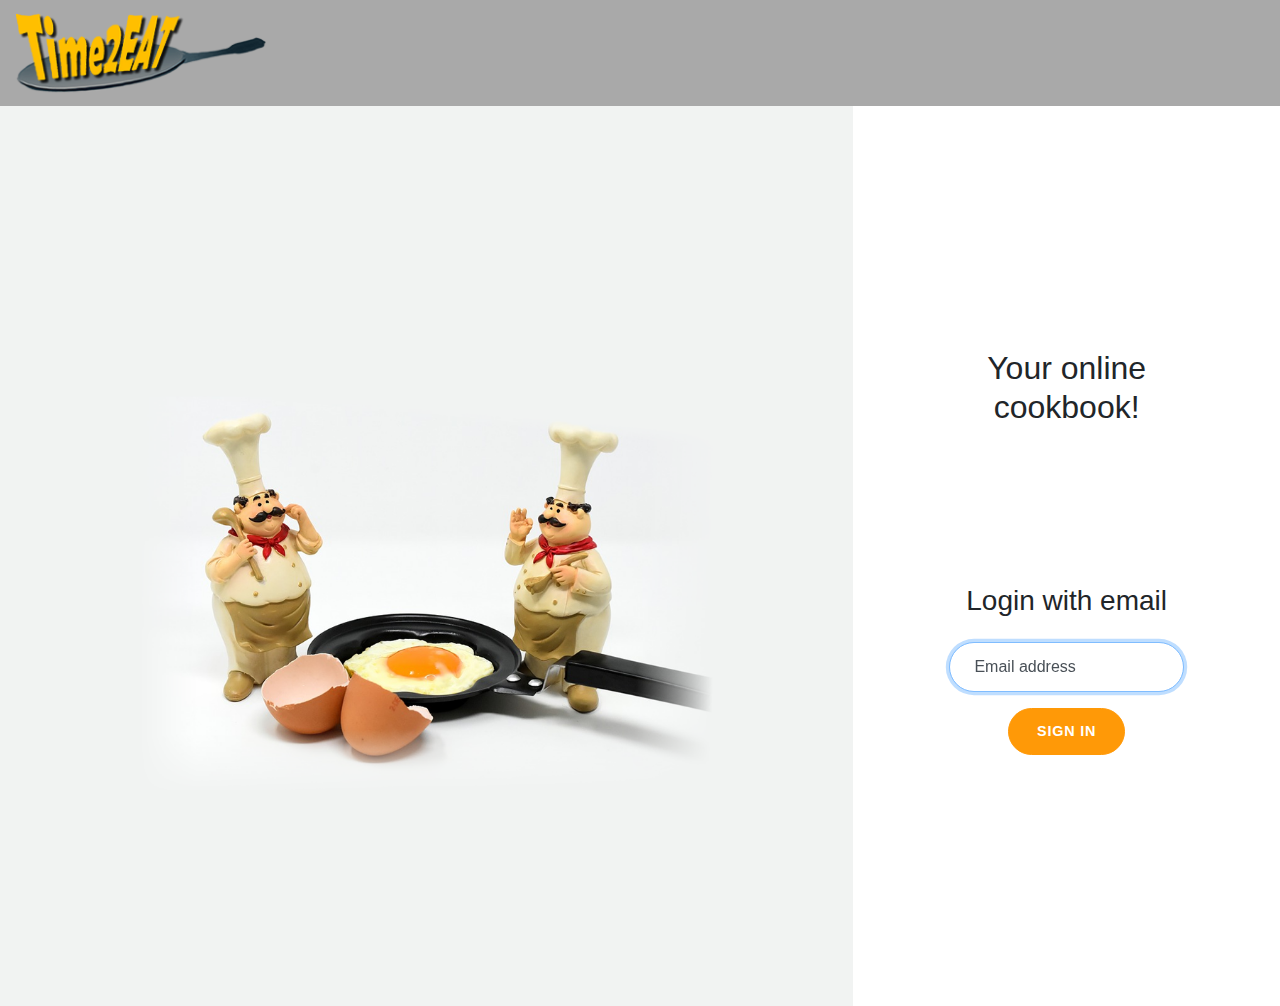
<file: index.html>
<!--https://startbootstrap.com/snippets/sign-in-split/      Built with Bootstrap 4.3.1-->

<!DOCTYPE html>
<html lang="en">

<head>
  <meta charset="UTF-8">
  <meta name="viewport" content="width=device-width, initial-scale=1.0">
  <meta http-equiv="X-UA-Compatible" content="ie=edge">
  <link rel="stylesheet" href="static/css/Bootstrap.min.css" type="text/css" />
  <link rel="stylesheet" href="static/css/startbootstrap.css" type="text/css" />
  <link rel="stylesheet" href="static/css/styles.css" type="text/css" />

  <title>Document</title>
</head>

<body>
  <nav class="navbar navbar-light bg-light">
        <a class="navbar-brand" href="home.html">
        <img src="static/img/logo2.png" width="250"  alt="time2eat logo">
        </a>
  </nav>
  
 

  <div class="container-fluid">
    <div class="row no-gutter">
      <div class="d-none d-md-flex col-md-8 bg-image-login"></div>
      <div class="col-md-4 bg-side-login">
        <div class="login d-flex align-items-center py-5">
          
         
          <div class="container-fluid">
            <div class="row sentence">
               <div class="col-md-9 col-lg-8 mx-auto">
               <h2 class="text-center">Your online cookbook!</h2>
            </div>
            </div>
            <div class="row">
              <div class="col-md-9 col-lg-8 mx-auto">
                <h3 class="login-heading mb-4 text-center">Login with email</h3>
                <form>
                  <div class="form-label-group">
                    <input type="email" id="inputEmail" class="form-control" placeholder="Email address" required autofocus>
                    <label for="inputEmail">Email address</label>
                  </div>
                  <button class="btn btn-lg btn-primary btn-block btn-login text-uppercase font-weight-bold mb-2 login-button" type="submit">Sign in</button>
                </form>
              </div>
            </div>
          </div>
        </div>
      </div>
    </div>
  </div>

  <script type="text/javascript" src="static/js/jquery.slim.js"></script>
  <script type="text/javascript" src="static/js/bootstrap.bundle.min.js"></script>


</body>

</html>
</file>
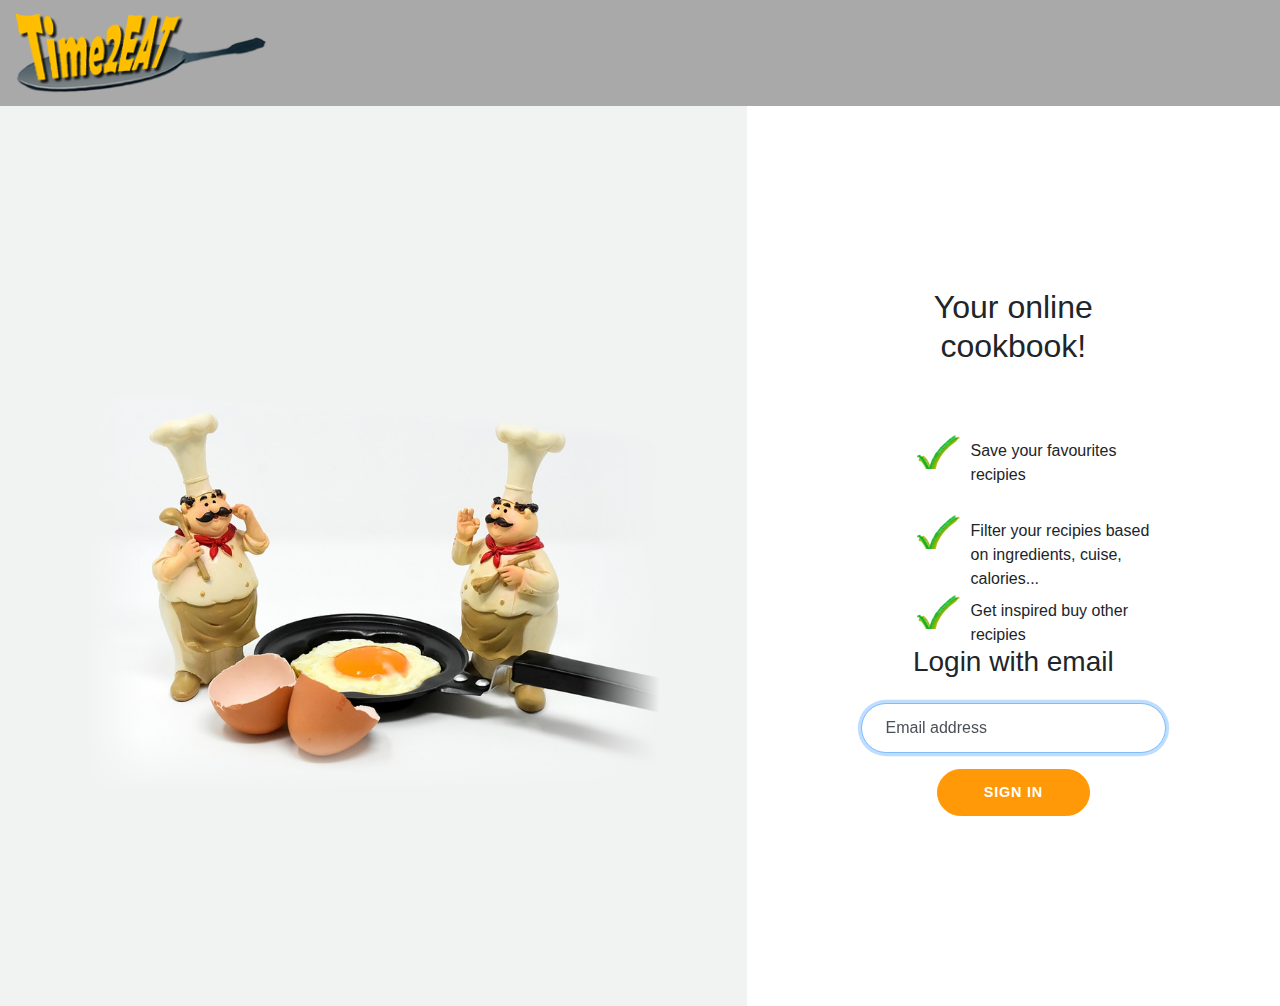
<file: home.1.html>
<!--https://startbootstrap.com/snippets/sign-in-split/      Built with Bootstrap 4.3.1-->

<!DOCTYPE html>
<html lang="en">
<head>
    <meta charset="UTF-8">
    <meta name="viewport" content="width=device-width, initial-scale=1.0">
    <meta http-equiv="X-UA-Compatible" content="ie=edge">
    <link rel="stylesheet" href="static/css/Bootstrap.min.css" type="text/css" />
    <link rel="stylesheet" href="static/css/startbootstrap.css" type="text/css" />
    <link rel="stylesheet" href="static/css/styles.css" type="text/css" />

    <title>Document</title>
</head>
<body>
  <nav class="navbar navbar-light bg-light">
  <a class="navbar-brand" href="home.html">
    <img src="static/img/logo2.png" width="250"  alt="">
  </a>
</nav>
  
  <div class="container-fluid">
  <div class="row no-gutter">
    <div class="d-none d-md-flex col-md-6 col-lg-7 bg-image-login"></div>
    <div class="col-md-6 col-lg-5 bg-side-login">
      <div class="login d-flex align-items-center py-5">
         <div class="container">
        <!--my code-->
         <div class="row">
            <div class="col-md-9 col-lg-8 mx-auto">
              <h2 class="login-heading mb-4 text-center">Your online cookbook!</h3>
              <ul class="cando">
                <li> Save your favourites recipies </li>
                <li> Filter your recipies based on ingredients, cuise, calories... </li>
                <li> Get inspired buy other recipies</li>
              </ul>
              
            </div>
          </div>
        <!--end-mycode-->
          <div class="row">
            <div class="col-md-9 col-lg-8 mx-auto">
              <h3 class="login-heading mb-4 text-center">Login with email</h3>
              <form>
                <div class="form-label-group">
                  <input type="email" id="inputEmail" class="form-control" placeholder="Email address" required autofocus>
                  <label for="inputEmail">Email address</label>
                </div>
                <button class="btn btn-lg btn-primary btn-block btn-login text-uppercase font-weight-bold mb-2 login-button" type="submit">Sign in</button>
                
              </form>
            </div>
          </div>
        </div>
      </div>
    </div>
  </div>
</div>

<script type="text/javascript" src="static/js/jquery.slim.js"></script>
<script type="text/javascript" src="static/js/bootstrap.bundle.min.js"></script>

    
</body>
</html>
</file>
<file: static/css/styles.css>
.bg-image-login {
  background-image: url('../img/bkg3.png');
  background-size: cover;
  background-position: center;
}

.bg-side-login{
background-color: #ffffff;
}

.cando li {
list-style: none;
background: url('../img/tick2.png') no-repeat left top;
height: 80px;
padding-left: 70px;
padding-top: 50px;
}

.bg-light {
    background-color: #a9a9a9!important;
}


.login-button {
    color: #fff;
    background-color: #ff9907;
    border-color: #ff9907;
}


.btn-block {
    width: 50%;
    margin: auto;
}




.sentence{
   margin-bottom: 150px;
}
</file>
<file: static/css/startbootstrap.css>
:root {
  --input-padding-x: 1.5rem;
  --input-padding-y: 0.75rem;
}

.login,
.image {
  min-height: 100vh;
}

.bg-image {
  background-image: url('https://source.unsplash.com/WEQbe2jBg40/600x1200');
  background-size: cover;
  background-position: center;
}

.login-heading {
  font-weight: 300;
}

.btn-login {
  font-size: 0.9rem;
  letter-spacing: 0.05rem;
  padding: 0.75rem 1rem;
  border-radius: 2rem;
}

.form-label-group {
  position: relative;
  margin-bottom: 1rem;
}

.form-label-group>input,
.form-label-group>label {
  padding: var(--input-padding-y) var(--input-padding-x);
  height: auto;
  border-radius: 2rem;
}

.form-label-group>label {
  position: absolute;
  top: 0;
  left: 0;
  display: block;
  width: 100%;
  margin-bottom: 0;
  /* Override default `<label>` margin */
  line-height: 1.5;
  color: #495057;
  cursor: text;
  /* Match the input under the label */
  border: 1px solid transparent;
  border-radius: .25rem;
  transition: all .1s ease-in-out;
}

.form-label-group input::-webkit-input-placeholder {
  color: transparent;
}

.form-label-group input:-ms-input-placeholder {
  color: transparent;
}

.form-label-group input::-ms-input-placeholder {
  color: transparent;
}

.form-label-group input::-moz-placeholder {
  color: transparent;
}

.form-label-group input::placeholder {
  color: transparent;
}

.form-label-group input:not(:placeholder-shown) {
  padding-top: calc(var(--input-padding-y) + var(--input-padding-y) * (2 / 3));
  padding-bottom: calc(var(--input-padding-y) / 3);
}

.form-label-group input:not(:placeholder-shown)~label {
  padding-top: calc(var(--input-padding-y) / 3);
  padding-bottom: calc(var(--input-padding-y) / 3);
  font-size: 12px;
  color: #777;
}

/* Fallback for Edge
-------------------------------------------------- */

@supports (-ms-ime-align: auto) {
  .form-label-group>label {
    display: none;
  }
  .form-label-group input::-ms-input-placeholder {
    color: #777;
  }
}

/* Fallback for IE
-------------------------------------------------- */

@media all and (-ms-high-contrast: none),
(-ms-high-contrast: active) {
  .form-label-group>label {
    display: none;
  }
  .form-label-group input:-ms-input-placeholder {
    color: #777;
  }
}
</file>
